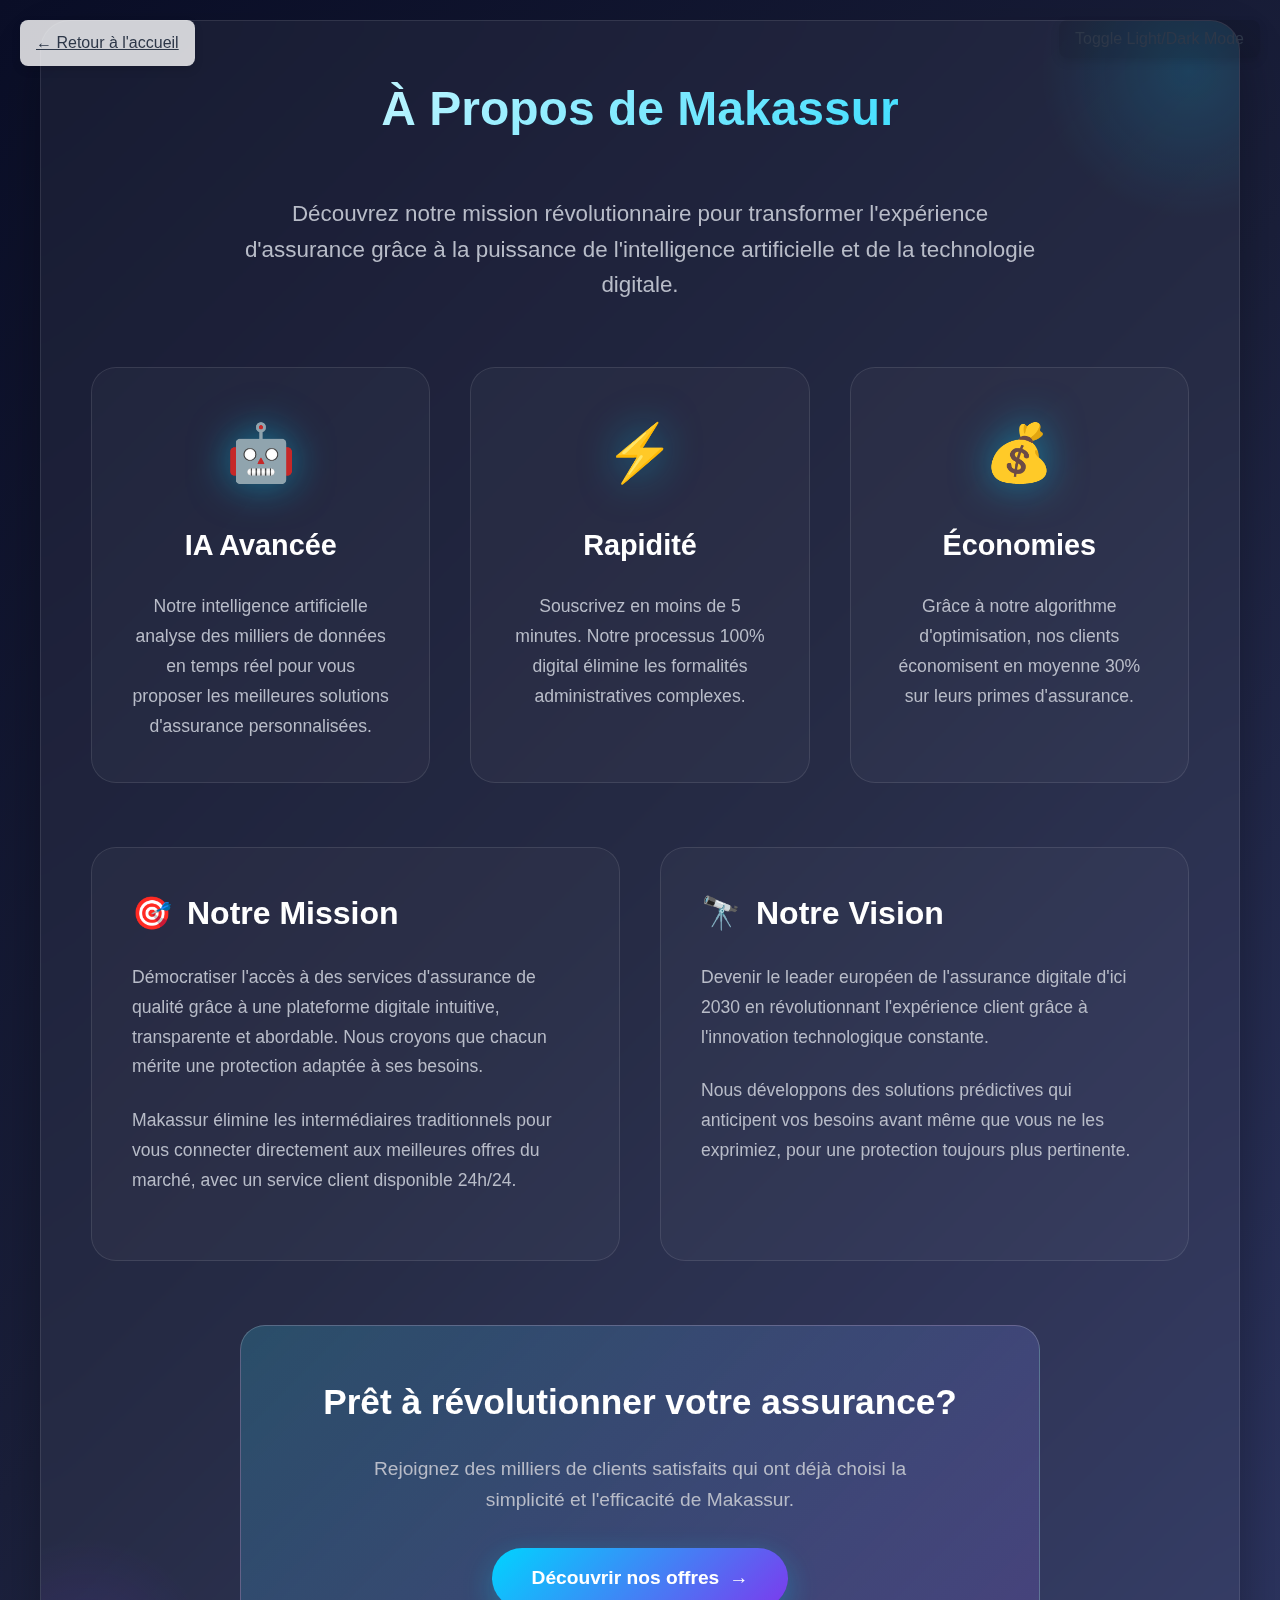
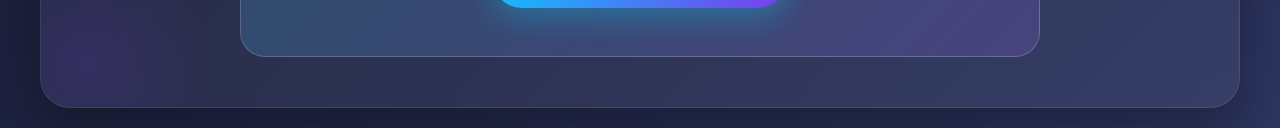
<file: aboutus.html>
<!DOCTYPE html>
<html lang="fr">
<head>
    <meta charset="UTF-8">
    <meta name="viewport" content="width=device-width, initial-scale=1.0">
    <title>Makassur - À Propos</title>
    <style>
        * {
            margin: 0;
            padding: 0;
            box-sizing: border-box;
        }

        body {
            font-family: 'Inter', 'Segoe UI', Tahoma, Geneva, Verdana, sans-serif;
            background: linear-gradient(135deg, #0A0E27 0%, #1A1F3A 50%, #2D3561 100%);
            color: #E8E9F3;
            line-height: 1.6;
            overflow-x: hidden;
            padding: 20px;
            display: flex;
            justify-content: center;
            align-items: center;
            min-height: 100vh;
        }

        .container {
            max-width: 1200px;
            width: 100%;
        }

        .about-section {
            background: rgba(255, 255, 255, 0.05);
            backdrop-filter: blur(20px);
            border: 1px solid rgba(255, 255, 255, 0.1);
            border-radius: 30px;
            overflow: hidden;
            box-shadow: 0 25px 50px rgba(0, 0, 0, 0.3);
            padding: 50px;
            position: relative;
        }

        .about-section::before {
            content: '';
            position: absolute;
            top: -100px;
            right: -100px;
            width: 300px;
            height: 300px;
            border-radius: 50%;
            background: radial-gradient(circle, rgba(0, 212, 255, 0.15) 0%, transparent 70%);
            z-index: 0;
        }

        .about-section::after {
            content: '';
            position: absolute;
            bottom: -80px;
            left: -80px;
            width: 250px;
            height: 250px;
            border-radius: 50%;
            background: radial-gradient(circle, rgba(124, 58, 237, 0.15) 0%, transparent 70%);
            z-index: 0;
        }

        .section-title {
            text-align: center;
            font-size: 3rem;
            font-weight: 800;
            background: linear-gradient(135deg, #FFFFFF 0%, #00D4FF 100%);
            -webkit-background-clip: text;
            -webkit-text-fill-color: transparent;
            background-clip: text;
            margin-bottom: 3rem;
            position: relative;
            z-index: 1;
        }

        .section-subtitle {
            text-align: center;
            font-size: 1.4rem;
            color: #B8BCC8;
            max-width: 800px;
            margin: 0 auto 4rem;
            position: relative;
            z-index: 1;
        }

        .about-grid {
            display: grid;
            grid-template-columns: repeat(auto-fit, minmax(300px, 1fr));
            gap: 2.5rem;
            margin-bottom: 4rem;
            position: relative;
            z-index: 1;
        }

        .about-card {
            background: rgba(255, 255, 255, 0.03);
            border: 1px solid rgba(255, 255, 255, 0.1);
            border-radius: 25px;
            padding: 2.5rem;
            text-align: center;
            transition: all 0.4s ease;
            position: relative;
            overflow: hidden;
        }

        .about-card::before {
            content: '';
            position: absolute;
            top: 0;
            left: 0;
            right: 0;
            bottom: 0;
            background: linear-gradient(135deg, transparent 0%, rgba(0, 212, 255, 0.08) 100%);
            opacity: 0;
            transition: opacity 0.4s ease;
            z-index: -1;
        }

        .about-card:hover::before {
            opacity: 1;
        }

        .about-card:hover {
            transform: translateY(-10px);
            border-color: rgba(0, 212, 255, 0.5);
            box-shadow: 0 15px 30px rgba(0, 212, 255, 0.2);
        }

        .card-icon {
            font-size: 3.5rem;
            margin-bottom: 1.5rem;
            filter: drop-shadow(0 0 20px rgba(0, 212, 255, 0.5));
        }

        .about-card h3 {
            font-size: 1.8rem;
            color: #FFFFFF;
            margin-bottom: 1.5rem;
            font-weight: 700;
        }

        .about-card p {
            color: #B8BCC8;
            font-size: 1.1rem;
            line-height: 1.7;
        }

        .mission-vision {
            display: flex;
            flex-wrap: wrap;
            gap: 2.5rem;
            margin-bottom: 4rem;
            position: relative;
            z-index: 1;
        }

        .mission, .vision {
            flex: 1;
            min-width: 300px;
            background: rgba(255, 255, 255, 0.03);
            border: 1px solid rgba(255, 255, 255, 0.1);
            border-radius: 25px;
            padding: 2.5rem;
            transition: all 0.4s ease;
        }

        .mission:hover, .vision:hover {
            border-color: rgba(124, 58, 237, 0.5);
            box-shadow: 0 15px 30px rgba(124, 58, 237, 0.2);
        }

        .mission h3, .vision h3 {
            font-size: 2rem;
            color: #FFFFFF;
            margin-bottom: 1.5rem;
            font-weight: 700;
            display: flex;
            align-items: center;
            gap: 15px;
        }

        .mission h3::before {
            content: '🎯';
            font-size: 2rem;
        }

        .vision h3::before {
            content: '🔭';
            font-size: 2rem;
        }

        .mission p, .vision p {
            color: #B8BCC8;
            font-size: 1.1rem;
            line-height: 1.7;
            margin-bottom: 1.5rem;
        }

        .team-section {
            position: relative;
            z-index: 1;
            margin-bottom: 4rem;
        }

        .team-grid {
            display: grid;
            grid-template-columns: repeat(auto-fit, minmax(250px, 1fr));
            gap: 2rem;
        }

        .team-member {
            background: rgba(255, 255, 255, 0.03);
            border: 1px solid rgba(255, 255, 255, 0.1);
            border-radius: 25px;
            padding: 2rem;
            text-align: center;
            transition: all 0.4s ease;
        }

        .team-member:hover {
            transform: translateY(-10px);
            border-color: rgba(0, 212, 255, 0.5);
            box-shadow: 0 15px 30px rgba(0, 212, 255, 0.2);
        }

        .member-photo {
            width: 120px;
            height: 120px;
            border-radius: 50%;
            margin: 0 auto 1.5rem;
            background: linear-gradient(135deg, #00D4FF 0%, #7C3AED 100%);
            display: flex;
            align-items: center;
            justify-content: center;
            font-size: 3rem;
            color: white;
        }

        .team-member h3 {
            font-size: 1.5rem;
            color: #FFFFFF;
            margin-bottom: 0.5rem;
            font-weight: 700;
        }

        .team-member .role {
            color: #00D4FF;
            font-size: 1.1rem;
            margin-bottom: 1rem;
            font-weight: 600;
        }

        .team-member p {
            color: #B8BCC8;
            font-size: 1rem;
            line-height: 1.6;
        }

        .cta-box {
            background: linear-gradient(135deg, rgba(0, 212, 255, 0.15) 0%, rgba(124, 58, 237, 0.15) 100%);
            border: 1px solid rgba(255, 255, 255, 0.2);
            border-radius: 25px;
            padding: 3rem;
            text-align: center;
            position: relative;
            z-index: 1;
            max-width: 800px;
            margin: 0 auto;
            backdrop-filter: blur(10px);
        }

        .cta-box h3 {
            font-size: 2.2rem;
            color: #FFFFFF;
            margin-bottom: 1.5rem;
            font-weight: 700;
        }

        .cta-box p {
            color: #B8BCC8;
            font-size: 1.2rem;
            margin-bottom: 2rem;
            max-width: 600px;
            margin-left: auto;
            margin-right: auto;
        }

        .cta-button {
            background: linear-gradient(135deg, #00D4FF 0%, #7C3AED 100%);
            color: white;
            border: none;
            padding: 1.2rem 2.5rem;
            border-radius: 50px;
            font-size: 1.2rem;
            font-weight: 700;
            cursor: pointer;
            transition: all 0.3s ease;
            box-shadow: 0 10px 30px rgba(0, 212, 255, 0.3);
            display: inline-flex;
            align-items: center;
            gap: 10px;
        }

        .cta-button:hover {
            transform: translateY(-3px);
            box-shadow: 0 15px 40px rgba(0, 212, 255, 0.4);
        }

        /* Animation */
        @keyframes float {
            0%, 100% { 
                transform: translateY(0px) rotate(0deg); 
            }
            50% { 
                transform: translateY(-15px) rotate(3deg); 
            }
        }

        .floating {
            animation: float 8s ease-in-out infinite;
        }

        /* Responsive */
        @media (max-width: 768px) {
            .about-section {
                padding: 30px 20px;
            }
            
            .section-title {
                font-size: 2.2rem;
            }
            
            .section-subtitle {
                font-size: 1.2rem;
                margin-bottom: 2.5rem;
            }
            
            .mission-vision {
                flex-direction: column;
            }
            
            .cta-box {
                padding: 2rem;
            }
            
            .cta-box h3 {
                font-size: 1.8rem;
            }
        }
        .nav-button {
    position: fixed;
    top: 20px;
    left: 20px;
    background: rgba(255, 255, 255, 0.8);
    color: #2d3748;
    border: none;
    padding: 10px 16px;
    font-size: 1rem;
    border-radius: 8px;
    cursor: pointer;
    z-index: 9999;
    box-shadow: 0 4px 10px rgba(0, 0, 0, 0.1);
}

.mode-toggle {
    position: fixed;
    top: 20px;
    right: 20px;
    background: rgba(0, 0, 0, 0.1);
    color: #2d3748;
    border: none;
    padding: 10px 16px;
    font-size: 1rem;
    border-radius: 8px;
    cursor: pointer;
    z-index: 9999;
    box-shadow: 0 4px 10px rgba(0, 0, 0, 0.1);
}
    </style>
</head>
<body>
    <!-- Back to Landing Page Button -->
<a href="index.html" class="nav-button">← Retour à l'accueil</a>

<!-- Dark/Light Mode Toggle Button -->
<button id="toggleModeBtn" class="mode-toggle">Toggle Light/Dark Mode</button>
    <div class="container">
        <section class="about-section" id="about">
            <h2 class="section-title">À Propos de Makassur</h2>
            <p class="section-subtitle">Découvrez notre mission révolutionnaire pour transformer l'expérience d'assurance grâce à la puissance de l'intelligence artificielle et de la technologie digitale.</p>
            
            <div class="about-grid">
                <div class="about-card floating">
                    <div class="card-icon">🤖</div>
                    <h3>IA Avancée</h3>
                    <p>Notre intelligence artificielle analyse des milliers de données en temps réel pour vous proposer les meilleures solutions d'assurance personnalisées.</p>
                </div>
                
                <div class="about-card floating" style="animation-delay: 0.5s;">
                    <div class="card-icon">⚡</div>
                    <h3>Rapidité</h3>
                    <p>Souscrivez en moins de 5 minutes. Notre processus 100% digital élimine les formalités administratives complexes.</p>
                </div>
                
                <div class="about-card floating" style="animation-delay: 1s;">
                    <div class="card-icon">💰</div>
                    <h3>Économies</h3>
                    <p>Grâce à notre algorithme d'optimisation, nos clients économisent en moyenne 30% sur leurs primes d'assurance.</p>
                </div>
            </div>
            
            <div class="mission-vision">
                <div class="mission">
                    <h3>Notre Mission</h3>
                    <p>Démocratiser l'accès à des services d'assurance de qualité grâce à une plateforme digitale intuitive, transparente et abordable. Nous croyons que chacun mérite une protection adaptée à ses besoins.</p>
                    <p>Makassur élimine les intermédiaires traditionnels pour vous connecter directement aux meilleures offres du marché, avec un service client disponible 24h/24.</p>
                </div>
                
                <div class="vision">
                    <h3>Notre Vision</h3>
                    <p>Devenir le leader européen de l'assurance digitale d'ici 2030 en révolutionnant l'expérience client grâce à l'innovation technologique constante.</p>
                    <p>Nous développons des solutions prédictives qui anticipent vos besoins avant même que vous ne les exprimiez, pour une protection toujours plus pertinente.</p>
                </div>
            </div>

            
            <div class="cta-box">
                <h3>Prêt à révolutionner votre assurance?</h3>
                <p>Rejoignez des milliers de clients satisfaits qui ont déjà choisi la simplicité et l'efficacité de Makassur.</p>
                <button class="cta-button">
                    <span>Découvrir nos offres</span>
                    <span>→</span>
                </button>
            </div>
        </section>
    </div>
    <script>
    document.getElementById("toggleModeBtn").addEventListener("click", function () {
        // Check current page URL
        const currentPage = window.location.pathname.split('/').pop();

        if (currentPage === "aboutus.html") {
            // Go to light mode version
            window.location.href = "aboutuswhite.html";
        } else if (currentPage === "aboutuswhite.html") {
            // Go to dark mode version
            window.location.href = "aboutus.html";
        }
    });
</script>
</body>
</html>
</file>
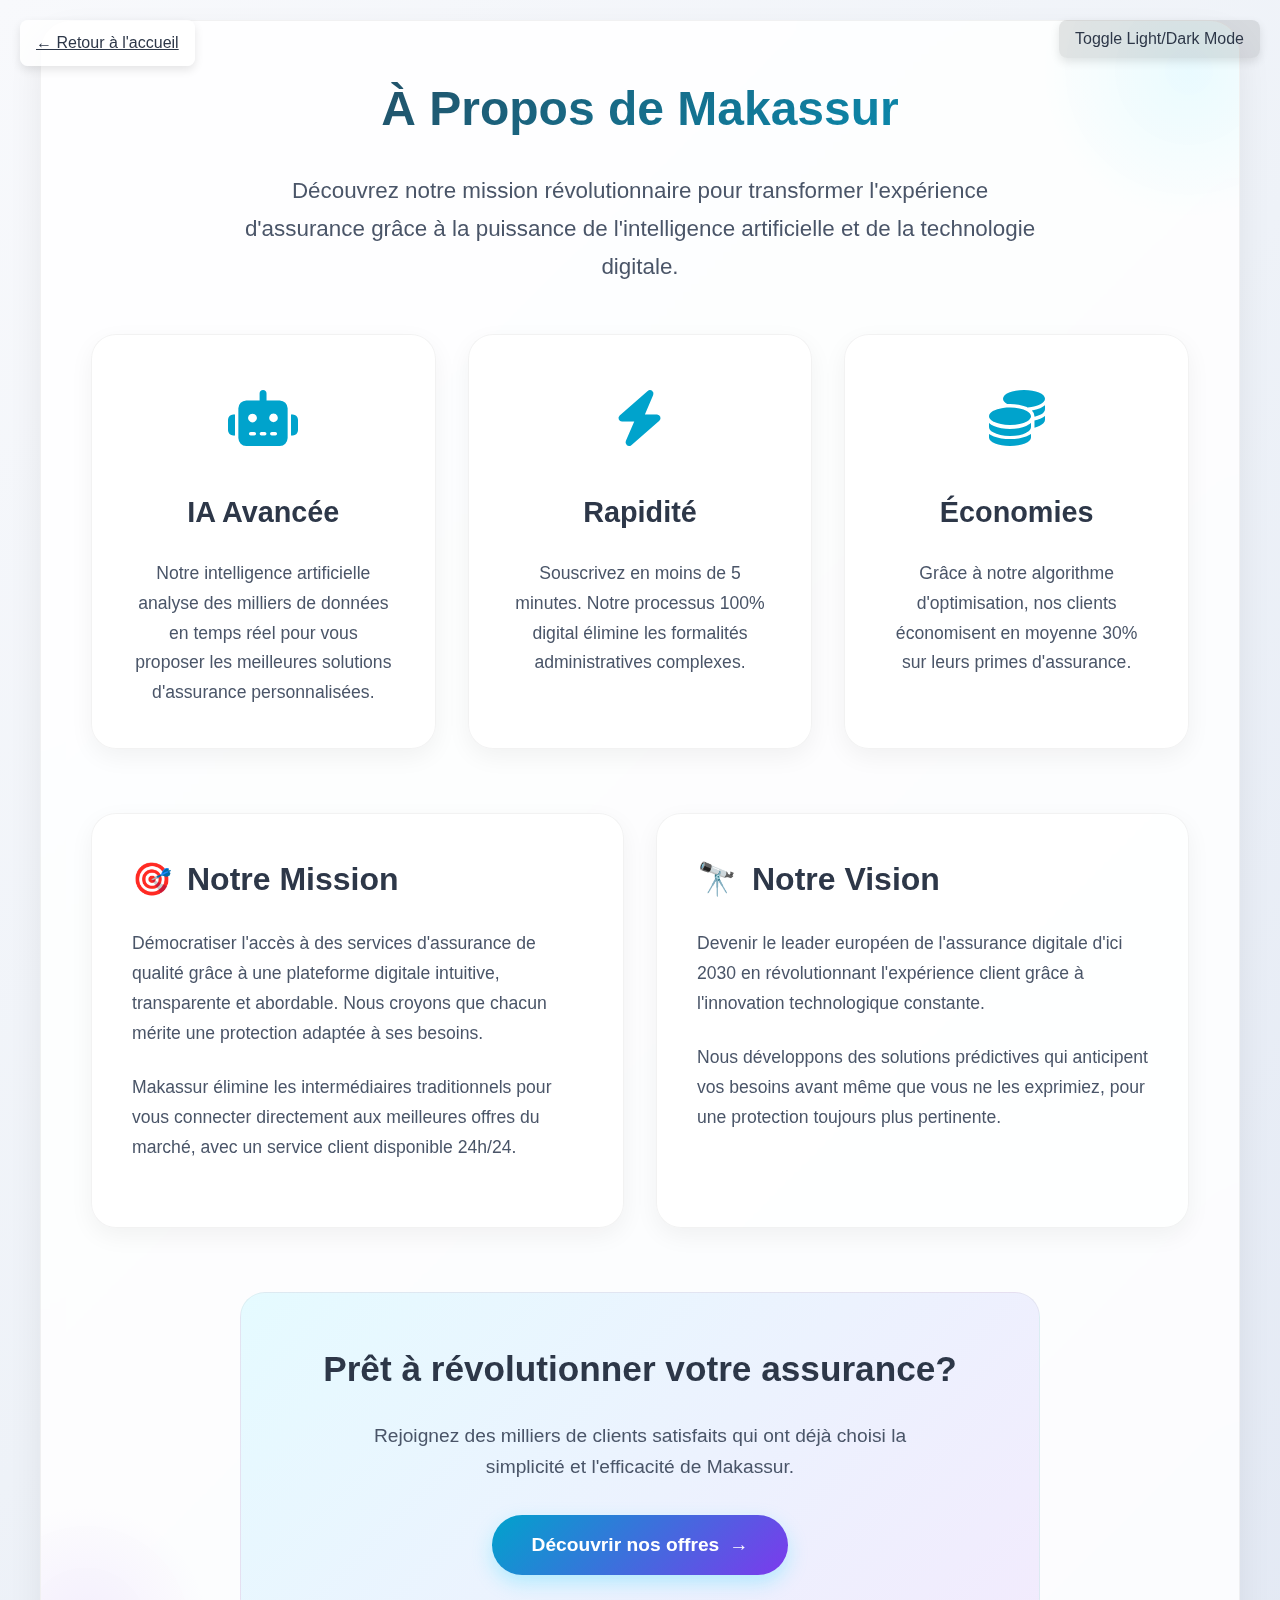
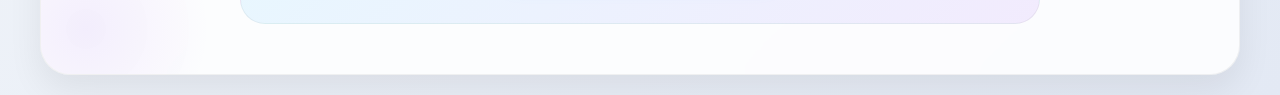
<file: aboutuswhite.html>
<!DOCTYPE html>
<html lang="fr">
<head>
    <meta charset="UTF-8">
    <meta name="viewport" content="width=device-width, initial-scale=1.0">
    <title>Makassur - À Propos</title>
    <link rel="stylesheet" href="https://cdnjs.cloudflare.com/ajax/libs/font-awesome/6.4.0/css/all.min.css">
    <style>
        * {
            margin: 0;
            padding: 0;
            box-sizing: border-box;
        }

        body {
            font-family: 'Segoe UI', Tahoma, Geneva, Verdana, sans-serif;
            background: linear-gradient(135deg, #f8f9fc 0%, #eef2f8 50%, #e3e9f4 100%);
            color: #2d3748;
            line-height: 1.6;
            overflow-x: hidden;
            padding: 20px;
            display: flex;
            justify-content: center;
            align-items: center;
            min-height: 100vh;
        }

        .container {
            max-width: 1200px;
            width: 100%;
        }

        .about-section {
            background: rgba(255, 255, 255, 0.85);
            backdrop-filter: blur(10px);
            border: 1px solid rgba(0, 0, 0, 0.05);
            border-radius: 30px;
            overflow: hidden;
            box-shadow: 0 15px 35px rgba(0, 0, 0, 0.07);
            padding: 50px;
            position: relative;
        }

        .about-section::before {
            content: '';
            position: absolute;
            top: -100px;
            right: -100px;
            width: 300px;
            height: 300px;
            border-radius: 50%;
            background: radial-gradient(circle, rgba(0, 212, 255, 0.08) 0%, transparent 70%);
            z-index: 0;
        }

        .about-section::after {
            content: '';
            position: absolute;
            bottom: -80px;
            left: -80px;
            width: 250px;
            height: 250px;
            border-radius: 50%;
            background: radial-gradient(circle, rgba(124, 58, 237, 0.08) 0%, transparent 70%);
            z-index: 0;
        }

        .section-title {
            text-align: center;
            font-size: 3rem;
            font-weight: 800;
            background: linear-gradient(135deg, #2d3748 0%, #00a3cc 100%);
            -webkit-background-clip: text;
            -webkit-text-fill-color: transparent;
            background-clip: text;
            margin-bottom: 1.5rem;
            position: relative;
            z-index: 1;
        }

        .section-subtitle {
            text-align: center;
            font-size: 1.4rem;
            color: #4a5568;
            max-width: 800px;
            margin: 0 auto 3rem;
            position: relative;
            z-index: 1;
            line-height: 1.7;
        }

        .about-grid {
            display: grid;
            grid-template-columns: repeat(auto-fit, minmax(300px, 1fr));
            gap: 2rem;
            margin-bottom: 4rem;
            position: relative;
            z-index: 1;
        }

        .about-card {
            background: rgba(255, 255, 255, 0.7);
            border: 1px solid rgba(0, 0, 0, 0.05);
            border-radius: 25px;
            padding: 2.5rem;
            text-align: center;
            transition: all 0.4s ease;
            position: relative;
            overflow: hidden;
            box-shadow: 0 8px 25px rgba(0, 0, 0, 0.05);
        }

        .about-card::before {
            content: '';
            position: absolute;
            top: 0;
            left: 0;
            right: 0;
            bottom: 0;
            background: linear-gradient(135deg, transparent 0%, rgba(0, 212, 255, 0.05) 100%);
            opacity: 0;
            transition: opacity 0.4s ease;
            z-index: -1;
        }

        .about-card:hover::before {
            opacity: 1;
        }

        .about-card:hover {
            transform: translateY(-10px);
            border-color: rgba(0, 212, 255, 0.3);
            box-shadow: 0 15px 35px rgba(0, 212, 255, 0.15);
        }

        .card-icon {
            font-size: 3.5rem;
            margin-bottom: 1.5rem;
            color: #00a3cc;
        }

        .about-card h3 {
            font-size: 1.8rem;
            color: #2d3748;
            margin-bottom: 1.5rem;
            font-weight: 700;
        }

        .about-card p {
            color: #4a5568;
            font-size: 1.1rem;
            line-height: 1.7;
        }

        .mission-vision {
            display: flex;
            flex-wrap: wrap;
            gap: 2rem;
            margin-bottom: 4rem;
            position: relative;
            z-index: 1;
        }

        .mission, .vision {
            flex: 1;
            min-width: 300px;
            background: rgba(255, 255, 255, 0.7);
            border: 1px solid rgba(0, 0, 0, 0.05);
            border-radius: 25px;
            padding: 2.5rem;
            transition: all 0.4s ease;
            box-shadow: 0 8px 25px rgba(0, 0, 0, 0.05);
        }

        .mission:hover, .vision:hover {
            border-color: rgba(124, 58, 237, 0.3);
            box-shadow: 0 15px 35px rgba(124, 58, 237, 0.15);
        }

        .mission h3, .vision h3 {
            font-size: 2rem;
            color: #2d3748;
            margin-bottom: 1.5rem;
            font-weight: 700;
            display: flex;
            align-items: center;
            gap: 15px;
        }

        .mission h3::before {
            content: '🎯';
            font-size: 2rem;
            color: #00a3cc;
        }

        .vision h3::before {
            content: '🔭';
            font-size: 2rem;
            color: #7C3AED;
        }

        .mission p, .vision p {
            color: #4a5568;
            font-size: 1.1rem;
            line-height: 1.7;
            margin-bottom: 1.5rem;
        }

        .team-section {
            position: relative;
            z-index: 1;
            margin-bottom: 4rem;
        }
        
        .team-grid {
            display: grid;
            grid-template-columns: repeat(auto-fit, minmax(250px, 1fr));
            gap: 2rem;
        }

        .team-member {
            background: rgba(255, 255, 255, 0.7);
            border: 1px solid rgba(0, 0, 0, 0.05);
            border-radius: 25px;
            padding: 2rem;
            text-align: center;
            transition: all 0.4s ease;
            box-shadow: 0 8px 25px rgba(0, 0, 0, 0.05);
        }

        .team-member:hover {
            transform: translateY(-10px);
            border-color: rgba(0, 212, 255, 0.3);
            box-shadow: 0 15px 35px rgba(0, 212, 255, 0.15);
        }

        .member-photo {
            width: 120px;
            height: 120px;
            border-radius: 50%;
            margin: 0 auto 1.5rem;
            background: linear-gradient(135deg, #00a3cc 0%, #7C3AED 100%);
            display: flex;
            align-items: center;
            justify-content: center;
            font-size: 2.5rem;
            color: white;
        }

        .team-member h3 {
            font-size: 1.5rem;
            color: #2d3748;
            margin-bottom: 0.5rem;
            font-weight: 700;
        }

        .team-member .role {
            color: #00a3cc;
            font-size: 1.1rem;
            margin-bottom: 1rem;
            font-weight: 600;
        }

        .team-member p {
            color: #4a5568;
            font-size: 1rem;
            line-height: 1.6;
        }

        .cta-box {
            background: linear-gradient(135deg, rgba(0, 212, 255, 0.1) 0%, rgba(124, 58, 237, 0.1) 100%);
            border: 1px solid rgba(0, 0, 0, 0.05);
            border-radius: 25px;
            padding: 3rem;
            text-align: center;
            position: relative;
            z-index: 1;
            max-width: 800px;
            margin: 0 auto;
            backdrop-filter: blur(10px);
        }

        .cta-box h3 {
            font-size: 2.2rem;
            color: #2d3748;
            margin-bottom: 1.5rem;
            font-weight: 700;
        }

        .cta-box p {
            color: #4a5568;
            font-size: 1.2rem;
            margin-bottom: 2rem;
            max-width: 600px;
            margin-left: auto;
            margin-right: auto;
        }

        .cta-button {
            background: linear-gradient(135deg, #00a3cc 0%, #7C3AED 100%);
            color: white;
            border: none;
            padding: 1.2rem 2.5rem;
            border-radius: 50px;
            font-size: 1.2rem;
            font-weight: 700;
            cursor: pointer;
            transition: all 0.3s ease;
            box-shadow: 0 8px 20px rgba(0, 212, 255, 0.25);
            display: inline-flex;
            align-items: center;
            gap: 10px;
        }

        .cta-button:hover {
            transform: translateY(-3px);
            box-shadow: 0 12px 30px rgba(0, 212, 255, 0.3);
        }

        /* Animation */
        @keyframes float {
            0%, 100% { 
                transform: translateY(0px) rotate(0deg); 
            }
            50% { 
                transform: translateY(-15px) rotate(3deg); 
            }
        }

        .floating {
            animation: float 8s ease-in-out infinite;
        }

        /* Responsive */
        @media (max-width: 768px) {
            .about-section {
                padding: 30px 20px;
            }
            
            .section-title {
                font-size: 2.2rem;
            }
            
            .section-subtitle {
                font-size: 1.2rem;
                margin-bottom: 2.5rem;
            }
            
            .mission-vision {
                flex-direction: column;
            }
            
            .cta-box {
                padding: 2rem;
            }
            
            .cta-box h3 {
                font-size: 1.8rem;
            }
            
            .about-card, .mission, .vision, .team-member {
                padding: 1.8rem;
            }
        }
        .nav-button {
    position: fixed;
    top: 20px;
    left: 20px;
    background: rgba(255, 255, 255, 0.8);
    color: #2d3748;
    border: none;
    padding: 10px 16px;
    font-size: 1rem;
    border-radius: 8px;
    cursor: pointer;
    z-index: 9999;
    box-shadow: 0 4px 10px rgba(0, 0, 0, 0.1);
}

.mode-toggle {
    position: fixed;
    top: 20px;
    right: 20px;
    background: rgba(0, 0, 0, 0.1);
    color: #2d3748;
    border: none;
    padding: 10px 16px;
    font-size: 1rem;
    border-radius: 8px;
    cursor: pointer;
    z-index: 9999;
    box-shadow: 0 4px 10px rgba(0, 0, 0, 0.1);
}
    </style>
</head>
<body>
    <!-- Back to Landing Page Button -->
<a href="LandingPage.html" class="nav-button">← Retour à l'accueil</a>

<!-- Dark/Light Mode Toggle Button -->
<button id="toggleModeBtn" class="mode-toggle">Toggle Light/Dark Mode</button>
    <div class="container">
        <section class="about-section" id="about">
            <h2 class="section-title">À Propos de Makassur</h2>
            <p class="section-subtitle">Découvrez notre mission révolutionnaire pour transformer l'expérience d'assurance grâce à la puissance de l'intelligence artificielle et de la technologie digitale.</p>
            
            <div class="about-grid">
                <div class="about-card floating">
                    <div class="card-icon"><i class="fas fa-robot"></i></div>
                    <h3>IA Avancée</h3>
                    <p>Notre intelligence artificielle analyse des milliers de données en temps réel pour vous proposer les meilleures solutions d'assurance personnalisées.</p>
                </div>
                
                <div class="about-card floating" style="animation-delay: 0.5s;">
                    <div class="card-icon"><i class="fas fa-bolt"></i></div>
                    <h3>Rapidité</h3>
                    <p>Souscrivez en moins de 5 minutes. Notre processus 100% digital élimine les formalités administratives complexes.</p>
                </div>
                
                <div class="about-card floating" style="animation-delay: 1s;">
                    <div class="card-icon"><i class="fas fa-coins"></i></div>
                    <h3>Économies</h3>
                    <p>Grâce à notre algorithme d'optimisation, nos clients économisent en moyenne 30% sur leurs primes d'assurance.</p>
                </div>
            </div>
            
            <div class="mission-vision">
                <div class="mission">
                    <h3>Notre Mission</h3>
                    <p>Démocratiser l'accès à des services d'assurance de qualité grâce à une plateforme digitale intuitive, transparente et abordable. Nous croyons que chacun mérite une protection adaptée à ses besoins.</p>
                    <p>Makassur élimine les intermédiaires traditionnels pour vous connecter directement aux meilleures offres du marché, avec un service client disponible 24h/24.</p>
                </div>
                
                <div class="vision">
                    <h3>Notre Vision</h3>
                    <p>Devenir le leader européen de l'assurance digitale d'ici 2030 en révolutionnant l'expérience client grâce à l'innovation technologique constante.</p>
                    <p>Nous développons des solutions prédictives qui anticipent vos besoins avant même que vous ne les exprimiez, pour une protection toujours plus pertinente.</p>
                </div>
            </div>

            
            
            <div class="cta-box">
                <h3>Prêt à révolutionner votre assurance?</h3>
                <p>Rejoignez des milliers de clients satisfaits qui ont déjà choisi la simplicité et l'efficacité de Makassur.</p>
                <button class="cta-button">
                    <span>Découvrir nos offres</span>
                    <span>→</span>
                </button>
            </div>
        </section>
    </div>
    <script>
    document.getElementById("toggleModeBtn").addEventListener("click", function () {
        // Check current page URL
        const currentPage = window.location.pathname.split('/').pop();

        if (currentPage === "aboutus.html") {
            // Go to light mode version
            window.location.href = "aboutuswhite.html";
        } else if (currentPage === "aboutuswhite.html") {
            // Go to dark mode version
            window.location.href = "aboutus.html";
        }
    });
</script>
    <script>
        // Animation effect for cards on hover
        document.querySelectorAll('.about-card, .mission, .vision, .team-member').forEach(card => {
            card.addEventListener('mouseenter', () => {
                card.style.zIndex = '10';
            });
            
            card.addEventListener('mouseleave', () => {
                card.style.zIndex = '1';
            });
        });
    </script>
</body>
</html>
</file>
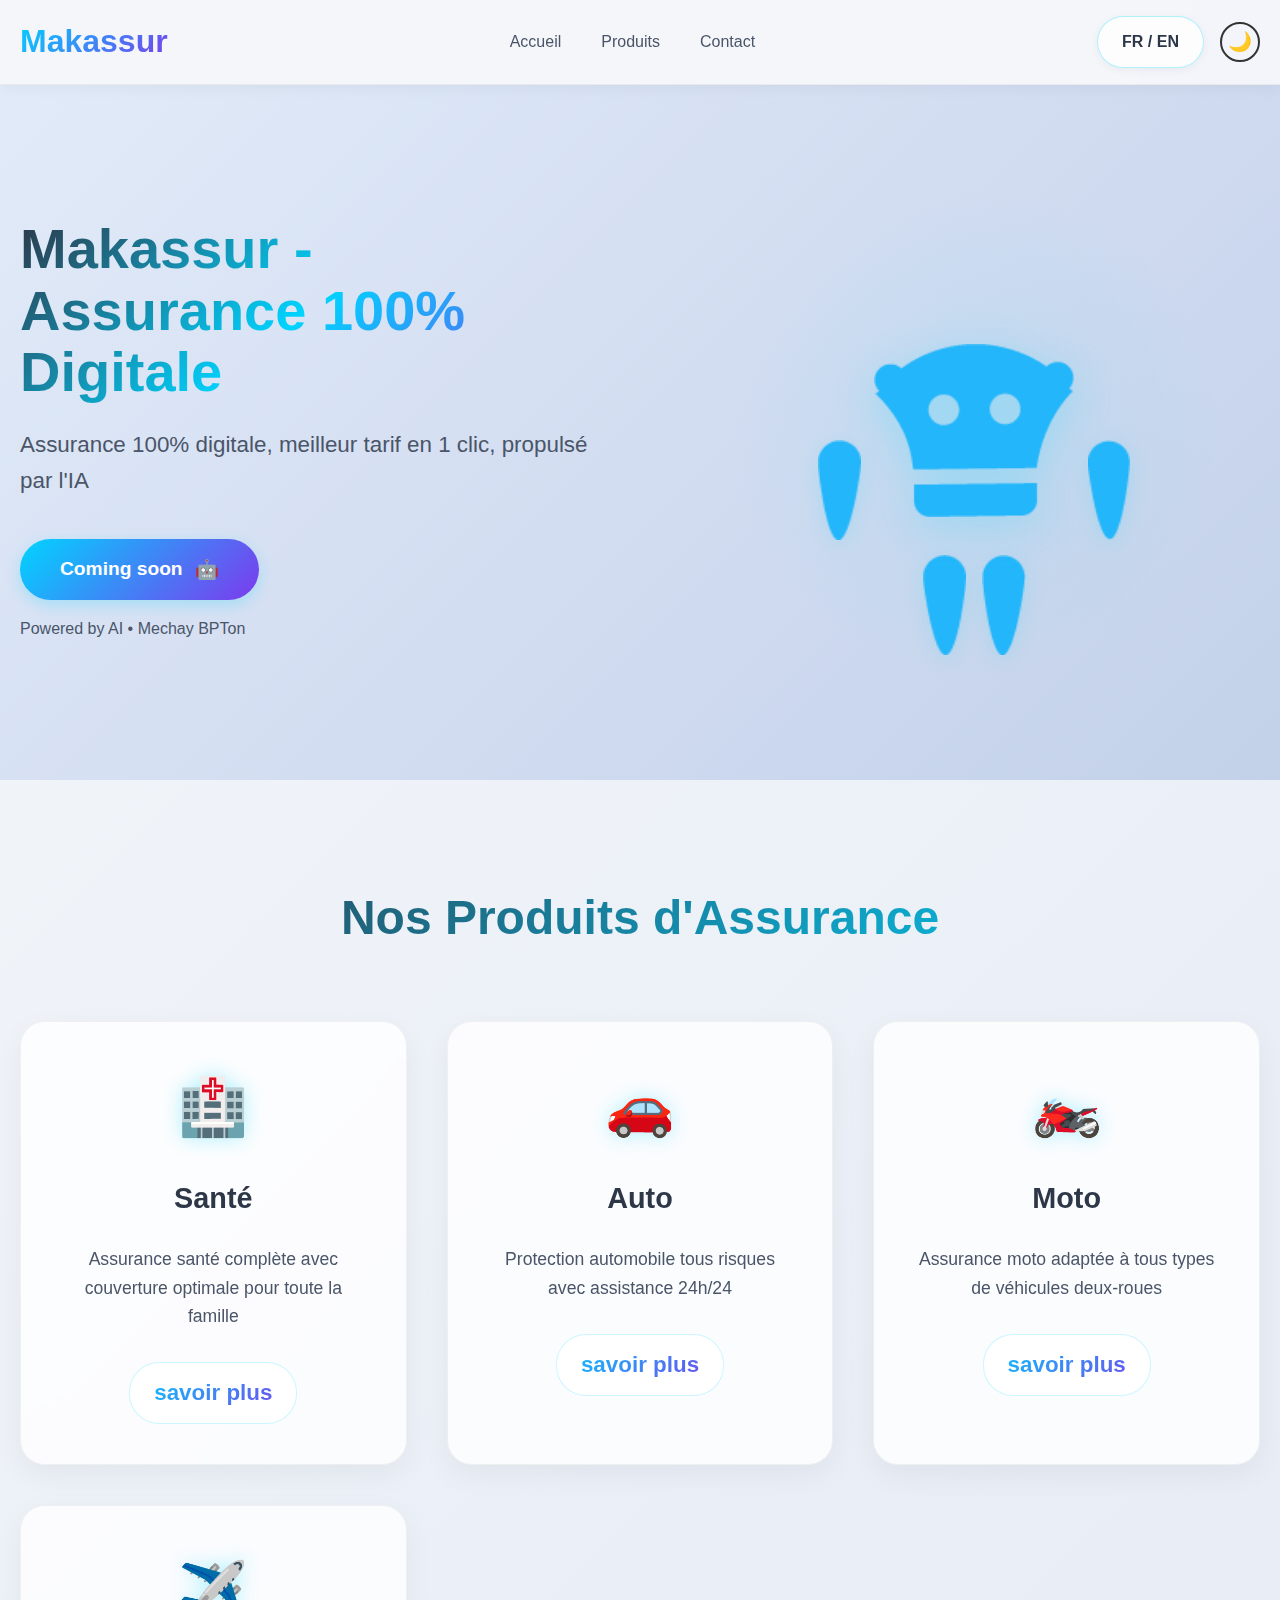
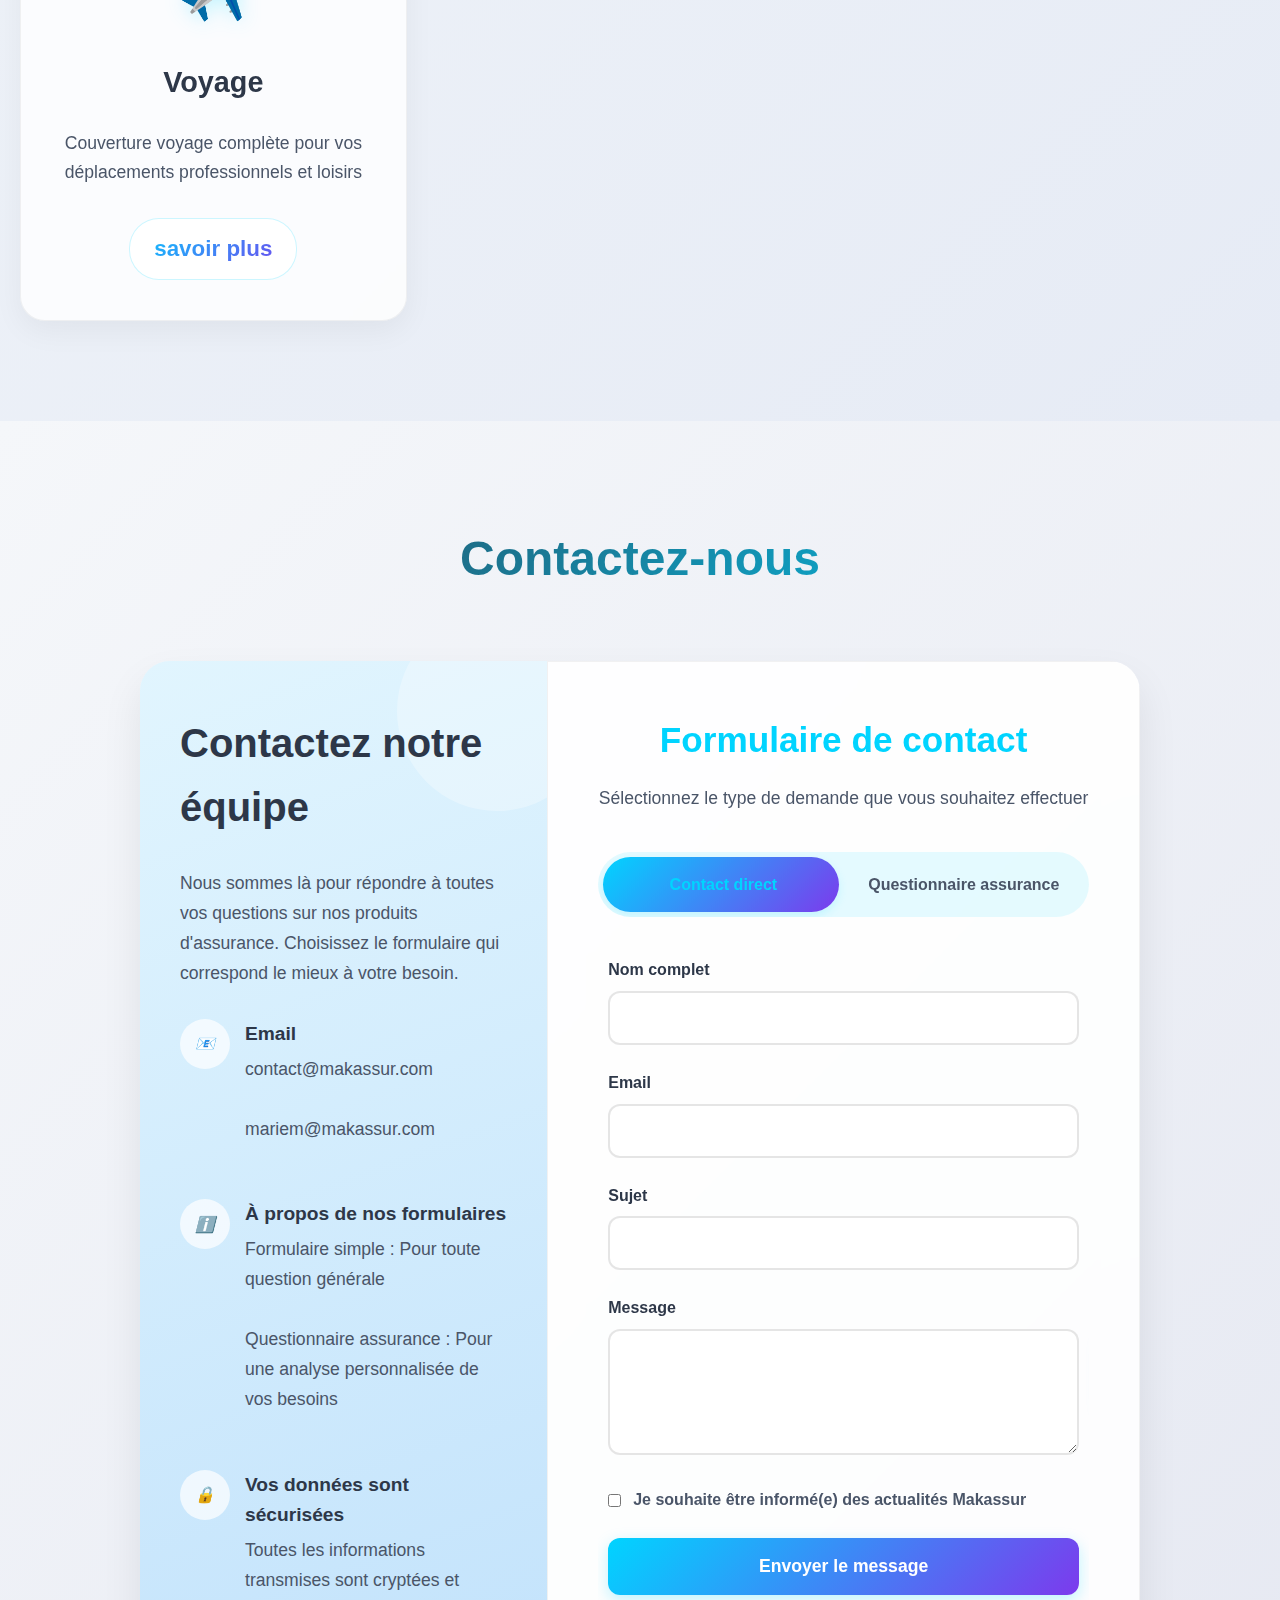
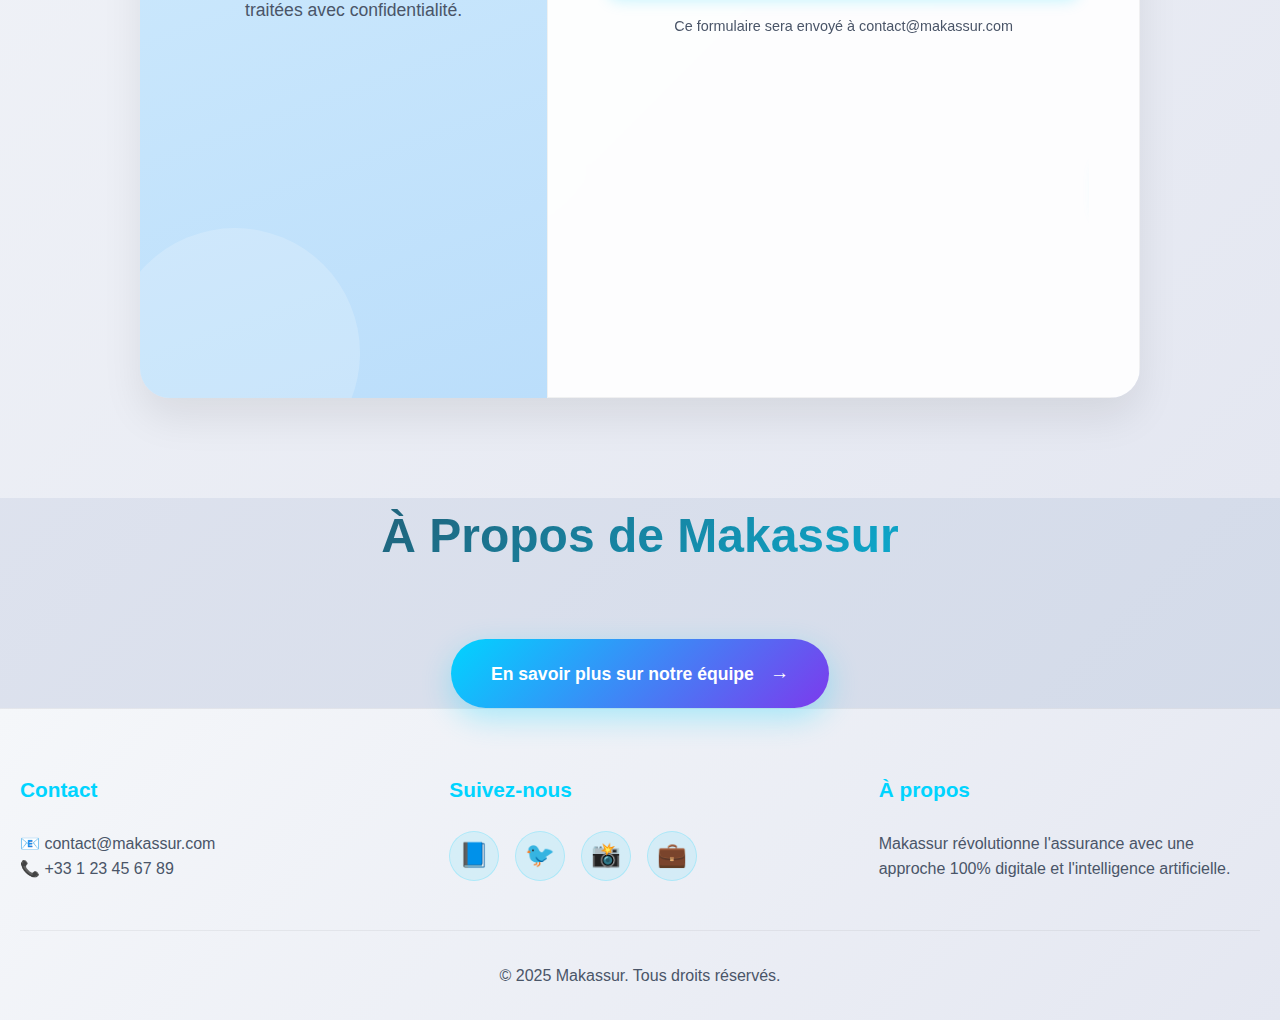
<file: LandingPage.html>
<!DOCTYPE html>
<html lang="fr">
<head>
    <meta charset="UTF-8">
    <meta name="viewport" content="width=device-width, initial-scale=1.0">
    <title>Makassur - Assurance 100% Digitale</title>
    <style>
        * {
            margin: 0;
            padding: 0;
            box-sizing: border-box;
        }

        body {
            font-family: 'Inter', 'Segoe UI', Tahoma, Geneva, Verdana, sans-serif;
            background: linear-gradient(135deg, #f5f7fa 0%, #e4e7f1 50%, #d1d9e8 100%);
            color: #2D3748;
            line-height: 1.6;
            overflow-x: hidden;
        }

        .container {
            max-width: 1400px;
            margin: 0 auto;
            padding: 0 20px;
        }

        /* Header */
        header {
            background: rgba(245, 247, 250, 0.95);
            backdrop-filter: blur(20px);
            padding: 1rem 0;
            position: fixed;
            width: 100%;
            top: 0;
            z-index: 1000;
            border-bottom: 1px solid rgba(0, 0, 0, 0.05);
            box-shadow: 0 2px 15px rgba(0, 0, 0, 0.05);
        }

        .header-content {
            display: flex;
            justify-content: space-between;
            align-items: center;
        }

        .logo {
            font-size: 2rem;
            font-weight: 800;
            background: linear-gradient(135deg, #00D4FF 0%, #7C3AED 100%);
            -webkit-background-clip: text;
            -webkit-text-fill-color: transparent;
            background-clip: text;
        }

        .nav-links {
            display: flex;
            gap: 2.5rem;
            list-style: none;
        }

        .nav-links a {
            text-decoration: none;
            color: #4A5568;
            font-weight: 500;
            transition: all 0.3s ease;
            position: relative;
        }

        .nav-links a:hover {
            color: #00D4FF;
        }

        .nav-links a::after {
            content: '';
            position: absolute;
            bottom: -5px;
            left: 0;
            width: 0;
            height: 2px;
            background: linear-gradient(90deg, #00D4FF, #7C3AED);
            transition: width 0.3s ease;
        }

        .nav-links a:hover::after {
            width: 100%;
        }

        .lang-switch {
            background: rgba(255, 255, 255, 0.7);
            border: 1px solid rgba(0, 212, 255, 0.3);
            padding: 0.75rem 1.5rem;
            border-radius: 30px;
            cursor: pointer;
            font-weight: 600;
            transition: all 0.3s ease;
            color: #2D3748;
            box-shadow: 0 2px 10px rgba(0, 0, 0, 0.05);
        }

        .lang-switch:hover {
            background: rgba(0, 212, 255, 0.1);
            border-color: #00D4FF;
            transform: translateY(-2px);
            box-shadow: 0 5px 15px rgba(0, 212, 255, 0.15);
        }

        /* Hero Section */
        .hero {
            padding: 180px 0 100px;
            background: linear-gradient(135deg, #f5f7fa 0%, #e4e7f1 50%, #d1d9e8 100%);
            position: relative;
            overflow: hidden;
        }

        .hero::before {
            content: '';
            position: absolute;
            top: 0;
            left: 0;
            right: 0;
            bottom: 0;
            background: radial-gradient(circle at 30% 20%, rgba(0, 212, 255, 0.05) 0% ),
                        radial-gradient(circle at 70% 80%, rgba(124, 58, 237, 0.05) 0%);
            pointer-events: none;
        }

        .hero-content {
            display: grid;
            grid-template-columns: 1fr 1fr;
            gap: 6rem;
            align-items: center;
            position: relative;
            z-index: 2;
        }

        .hero-text h1 {
            font-size: 3.5rem;
            font-weight: 900;
            background: linear-gradient(135deg, #2D3748 0%, #00D4FF 50%, #7C3AED 100%);
            -webkit-background-clip: text;
            -webkit-text-fill-color: transparent;
            background-clip: text;
            margin-bottom: 1.5rem;
            line-height: 1.1;
        }

        .hero-text .tagline {
            font-size: 1.4rem;
            color: #4A5568;
            margin-bottom: 2.5rem;
            font-weight: 400;
        }

        .coming-soon {
            background: linear-gradient(135deg, #00D4FF 0%, #7C3AED 100%);
            color: white;
            padding: 1.2rem 2.5rem;
            border-radius: 50px;
            border: none;
            font-size: 1.2rem;
            font-weight: 700;
            cursor: pointer;
            transition: all 0.3s ease;
            display: inline-flex;
            align-items: center;
            gap: 0.75rem;
            box-shadow: 0 5px 15px rgba(0, 212, 255, 0.25);
        }

        .coming-soon:hover {
            transform: translateY(-3px);
            box-shadow: 0 8px 20px rgba(0, 212, 255, 0.35);
        }

        .bot-container {
            position: relative;
            display: flex;
            justify-content: center;
            align-items: center;
            height: 500px;
        }

        .bot {
            width: 400px;
            height: 450px;
            position: relative;
            animation: float 6s ease-in-out infinite;
        }

        @keyframes float {
            0%, 100% { 
                transform: translateY(0px) rotate(0deg); 
            }
            50% { 
                transform: translateY(-20px) rotate(2deg); 
            }
        }

        .robot-assembly {
            position: relative;
            width: 100%;
            height: 100%;
            display: flex;
            flex-direction: column;
            align-items: center;
            justify-content: center;
        }

        .robot-body {
            width: 200px;
            height: 220px;
            background: url('assets/Asset 16.png') no-repeat center center;
            background-size: contain;
            position: relative;
            z-index: 3;
            filter: drop-shadow(0 10px 20px rgba(0, 212, 255, 0.2));
        }

        .robot-arms {
            position: absolute;
            top: 50%;
            left: 50%;
            transform: translate(-50%, -10%);
            width: 350px;
            height: 150px;
            z-index: 2;
        }

        .robot-arm {
            width: 80px;
            height: 100px;
            background-size: contain;
            background-repeat: no-repeat;
            background-position: center;
            position: absolute;
            top: 50%;
            filter: drop-shadow(0 5px 10px rgba(0, 212, 255, 0.15));
        }

        .robot-arm.left {
            left: 0;
            background-image: url('assets/Asset 15.png');
            transform: translateY(-50%);
            animation: armWave 4s ease-in-out infinite;
        }

        .robot-arm.right {
            right: 0;
            background-image: url('assets/Asset 14.png');
            transform: translateY(-50%);
            animation: armWave 4s ease-in-out infinite reverse;
        }

        @keyframes armWave {
            0%, 100% { 
                transform: translateY(-50%) rotate(0deg); 
            }
            50% { 
                transform: translateY(-50%) rotate(15deg); 
            }
        }

        .robot-legs {
            position: absolute;
            bottom: 0;
            left: 50%;
            transform: translateX(-50%);
            width: 150px;
            height: 120px;
            z-index: 1;
        }

        .robot-leg {
            width: 60px;
            height: 100px;
            background-size: contain;
            background-repeat: no-repeat;
            background-position: center;
            position: absolute;
            bottom: 0;
            filter: drop-shadow(0 5px 10px rgba(0, 212, 255, 0.15));
        }

        .robot-leg.left {
            left: 15px;
            background-image: url('assets/Asset 13.png');
            animation: legBob 3s ease-in-out infinite;
        }

        .robot-leg.right {
            right: 15px;
            background-image: url('assets/Asset 12.png');
            animation: legBob 3s ease-in-out infinite reverse;
        }

        @keyframes legBob {
            0%, 100% { 
                transform: translateY(0px); 
            }
            50% { 
                transform: translateY(-5px); 
            }
        }

        /* Glowing effects */
        .bot::before {
            content: '';
            position: absolute;
            top: 50%;
            left: 50%;
            width: 500px;
            height: 500px;
            border-radius: 50%;
            background: radial-gradient(circle, rgba(0, 212, 255, 0.08) 0%, transparent 70%);
            transform: translate(-50%, -50%);
            animation: pulse 4s ease-in-out infinite;
            z-index: 0;
        }

        @keyframes pulse {
            0%, 100% { 
                transform: translate(-50%, -50%) scale(1); 
                opacity: 0.3; 
            }
            50% { 
                transform: translate(-50%, -50%) scale(1.1); 
                opacity: 0.4; 
            }
        }

        /* Insurance Products */
        .insurance-products {
            padding: 100px 0;
            background: linear-gradient(135deg, #f0f4f9 0%, #e6ebf5 100%);
            position: relative;
        }

        .section-title {
            text-align: center;
            font-size: 3rem;
            font-weight: 800;
            background: linear-gradient(135deg, #2D3748 0%, #00D4FF 100%);
            -webkit-background-clip: text;
            -webkit-text-fill-color: transparent;
            background-clip: text;
            margin-bottom: 4rem;
        }

        .products-grid {
            display: grid;
            grid-template-columns: repeat(auto-fit, minmax(300px, 1fr));
            gap: 2.5rem;
            margin-top: 3rem;
        }

        .product-card {
            background: rgba(255, 255, 255, 0.8);
            backdrop-filter: blur(20px);
            border: 1px solid rgba(0, 0, 0, 0.05);
            border-radius: 25px;
            padding: 2.5rem;
            text-align: center;
            transition: all 0.3s ease;
            cursor: pointer;
            position: relative;
            overflow: hidden;
            box-shadow: 0 10px 30px rgba(0, 0, 0, 0.05);
        }
.about-cta {
            text-align: center;
            margin-top: 3rem;
        }

        .about-btn {
            display: inline-flex;
            align-items: center;
            gap: 1rem;
            background: linear-gradient(135deg, #00D4FF 0%, #7C3AED 100%);
            color: white;
            padding: 1.2rem 2.5rem;
            border-radius: 50px;
            text-decoration: none;
            font-size: 1.1rem;
            font-weight: 600;
            transition: all 0.3s ease;
            box-shadow: 0 10px 30px rgba(0, 212, 255, 0.3);
        }

        .about-btn:hover {
            transform: translateY(-3px);
            box-shadow: 0 15px 40px rgba(0, 212, 255, 0.4);
        }

        .about-btn span {
            font-size: 1.2rem;
            transition: transform 0.3s ease;
        }

        .about-btn:hover span {
            transform: translateX(5px);
        }
        .product-card::before {
            content: '';
            position: absolute;
            top: 0;
            left: 0;
            right: 0;
            bottom: 0;
            background: linear-gradient(135deg, transparent 0%, rgba(0, 212, 255, 0.05) 100%);
            opacity: 0;
            transition: opacity 0.3s ease;
        }

        .product-card:hover::before {
            opacity: 1;
        }

        .product-card:hover {
            transform: translateY(-10px);
            border-color: rgba(0, 212, 255);
            box-shadow: 0 50px 60px rgba(0, 212, 255, 0.15);
        }

        .product-icon {
            font-size: 3.5rem;
            margin-bottom: 1.5rem;
            filter: drop-shadow(0 0 10px rgba(0, 212, 255, 0.3));
        }

        .product-card h3 {
            font-size: 1.8rem;
            color: #2D3748;
            margin-bottom: 1.5rem;
            font-weight: 700;
        }

        .product-card p {
            color: #4A5568;
            margin-bottom: 2rem;
            font-size: 1.1rem;
        }

        .product-price {
            font-size: 1.4rem;
            font-weight: 800;
            background: linear-gradient(135deg, #00D4FF 0%, #7C3AED 100%);
            -webkit-background-clip: text;
            -webkit-text-fill-color: transparent;
            background-clip: text;
            border: 1px solid rgba(0, 212, 255, 0.2);
            padding: 0.75rem 1.5rem;
            border-radius: 30px;
            display: inline-block;
            backdrop-filter: blur(10px);
        }

        /* Enhanced Contact Section */
        .contact-section {
            padding: 100px 0;
            background: linear-gradient(135deg, #f5f7fa 0%, #e4e7f1 100%);
        }
        
        .contact-container {
            max-width: 1000px;
            margin: 0 auto;
            display: flex;
            flex-wrap: wrap;
            border-radius: 30px;
            overflow: hidden;
            box-shadow: 0 20px 40px rgba(0, 0, 0, 0.08);
        }
        
        .contact-info {
            flex: 1;
            min-width: 300px;
            background: linear-gradient(160deg, #e1f5fe 0%, #bbdefb 100%);
            color: #2D3748;
            padding: 50px 40px;
            position: relative;
            overflow: hidden;
        }
        
        .contact-info::before {
            content: "";
            position: absolute;
            top: -50px;
            right: -50px;
            width: 200px;
            height: 200px;
            border-radius: 50%;
            background: rgba(255, 255, 255, 0.3);
        }
        
        .contact-info::after {
            content: "";
            position: absolute;
            bottom: -80px;
            left: -30px;
            width: 250px;
            height: 250px;
            border-radius: 50%;
            background: rgba(255, 255, 255, 0.2);
        }
        
        .contact-info h2 {
            font-size: 2.5rem;
            margin-bottom: 30px;
            position: relative;
            z-index: 2;
            color: #2D3748;
        }
        
        .contact-info p {
            font-size: 1.1rem;
            line-height: 1.7;
            margin-bottom: 30px;
            position: relative;
            z-index: 2;
            color: #4A5568;
        }
        
        .contact-details {
            position: relative;
            z-index: 2;
        }
        
        .contact-item {
            display: flex;
            align-items: flex-start;
            margin-bottom: 25px;
        }
        
        .contact-icon {
            background: rgba(255, 255, 255, 0.7);
            width: 50px;
            height: 50px;
            border-radius: 50%;
            display: flex;
            justify-content: center;
            align-items: center;
            margin-right: 15px;
            flex-shrink: 0;
            color: #00D4FF;
        }
        
        .contact-text h3 {
            font-size: 1.2rem;
            margin-bottom: 5px;
            color: #2D3748;
        }
        
        .contact-text p, .contact-text a {
            color: #4A5568;
            text-decoration: none;
            transition: all 0.3s ease;
        }
        
        .contact-text a:hover {
            color: #00D4FF;
        }
        
        .form-container {
            flex: 1.5;
            min-width: 400px;
            padding: 50px;
            background: rgba(255, 255, 255, 0.9);
            backdrop-filter: blur(20px);
            border: 1px solid rgba(0, 0, 0, 0.05);
        }
        
        .form-header {
            text-align: center;
            margin-bottom: 40px;
        }
        
        .form-header h2 {
            color: #00D4FF;
            font-size: 2.2rem;
            margin-bottom: 15px;
        }
        
        .form-header p {
            color: #4A5568;
            font-size: 1.1rem;
        }
        
        .form-toggle {
            display: flex;
            background: rgba(0, 212, 255, 0.1);
            border-radius: 50px;
            padding: 5px;
            margin-bottom: 30px;
            position: relative;
            overflow: hidden;
        }
        
        .toggle-option {
            flex: 1;
            text-align: center;
            padding: 15px;
            cursor: pointer;
            z-index: 2;
            transition: all 0.3s ease;
            border-radius: 50px;
            font-weight: 600;
            color: #4A5568;
        }
        
        .toggle-option.active {
            color: #00D4FF;
        }
        
        .toggle-slider {
            position: absolute;
            top: 5px;
            left: 5px;
            height: calc(100% - 10px);
            width: calc(50% - 10px);
            background: linear-gradient(135deg, #00D4FF 0%, #7C3AED 100%);
            border-radius: 50px;
            box-shadow: 0 4px 10px rgba(0, 212, 255, 0.15);
            transition: all 0.4s cubic-bezier(0.65, 0, 0.35, 1);
            z-index: 1;
        }
        
        .form-content {
            position: relative;
            overflow: hidden;
            height: 1000px;
        }
        
        .contact-form {
            position: absolute;
            width: 100%;
            padding: 10px;
            transition: all 0.5s cubic-bezier(0.65, 0, 0.35, 1);
        }
        
        #simple-form {
            left: 0;
        }
        
        #advanced-form {
            left: 100%;
        }
        
        .advanced-active #simple-form {
            left: -100%;
        }
        
        .advanced-active #advanced-form {
            left: 0;
        }
        
        .form-group {
            margin-bottom: 25px;
        }
        
        label {
            display: block;
            margin-bottom: 8px;
            font-weight: 600;
            color: #2D3748;
        }
        
        input, textarea, select {
            width: 100%;
            padding: 16px 20px;
            border: 2px solid rgba(0, 0, 0, 0.1);
            border-radius: 12px;
            font-size: 1rem;
            transition: all 0.3s ease;
            background: rgba(255, 255, 255, 0.7);
            color: #2D3748;
        }
        
        input:focus, textarea:focus, select:focus {
            outline: none;
            border-color: #00D4FF;
            background: rgba(255, 255, 255, 0.9);
            box-shadow: 0 5px 15px rgba(0, 212, 255, 0.1);
        }
        
        textarea {
            min-height: 120px;
            resize: vertical;
        }
        
        .checkbox-group {
            display: flex;
            align-items: center;
            margin-bottom: 25px;
        }
        
        .checkbox-group input {
            width: auto;
            margin-right: 12px;
        }
        
        .checkbox-group label {
            margin-bottom: 0;
            color: #4A5568;
        }
        
        .submit-btn {
            background: linear-gradient(135deg, #00D4FF 0%, #7C3AED 100%);
            color: white;
            border: none;
            padding: 18px;
            font-size: 1.1rem;
            font-weight: 600;
            border-radius: 12px;
            cursor: pointer;
            width: 100%;
            transition: all 0.3s ease;
            box-shadow: 0 5px 15px rgba(0, 212, 255, 0.25);
        }
        
        .submit-btn:hover {
            transform: translateY(-3px);
            box-shadow: 0 8px 20px rgba(0, 212, 255, 0.3);
        }
        
        .insurance-options {
            display: grid;
            grid-template-columns: repeat(auto-fit, minmax(140px, 1fr));
            gap: 15px;
            margin-bottom: 25px;
        }
        
        .insurance-option {
            border: 2px solid rgba(0, 0, 0, 0.05);
            border-radius: 12px;
            padding: 15px 10px;
            text-align: center;
            cursor: pointer;
            transition: all 0.3s ease;
            background: rgba(255, 255, 255, 0.7);
        }
        
        .insurance-option:hover {
            border-color: #00D4FF;
            background: rgba(0, 212, 255, 0.1);
        }
        
        .insurance-option.selected {
            border-color: #00D4FF;
            background: rgba(0, 212, 255, 0.15);
            box-shadow: 0 5px 15px rgba(0, 212, 255, 0.1);
        }
        
        .insurance-option i {
            font-size: 2rem;
            color: #00D4FF;
            margin-bottom: 10px;
        }
        
        .insurance-option span {
            font-size: 0.95rem;
            font-weight: 600;
            color: #2D3748;
        }
        
        .form-note {
            text-align: center;
            margin-top: 20px;
            font-size: 0.9rem;
            color: #4A5568;
        }

        /* Footer */
        footer {
            background: linear-gradient(135deg, #f5f7fa 0%, #e4e7f1 100%);
            color: #2D3748;
            padding: 4rem 0 2rem;
            border-top: 1px solid rgba(0, 0, 0, 0.05);
        }

        .footer-content {
            display: grid;
            grid-template-columns: repeat(auto-fit, minmax(300px, 1fr));
            gap: 3rem;
            margin-bottom: 3rem;
        }

        .footer-section h3 {
            margin-bottom: 1.5rem;
            color: #00D4FF;
            font-weight: 700;
            font-size: 1.3rem;
        }

        .footer-section p {
            color: #4A5568;
        }

        .footer-section a {
            color: #4A5568;
            text-decoration: none;
            transition: color 0.3s ease;
        }

        .footer-section a:hover {
            color: #00D4FF;
        }

        .social-icons {
            display: flex;
            gap: 1rem;
            margin-top: 1.5rem;
        }

        .social-icon {
            width: 50px;
            height: 50px;
            background: rgba(0, 212, 255, 0.1);
            border: 1px solid rgba(0, 212, 255, 0.2);
            border-radius: 50%;
            display: flex;
            align-items: center;
            justify-content: center;
            text-decoration: none;
            color: #00D4FF;
            font-size: 1.5rem;
            transition: all 0.3s ease;
        }

        .social-icon:hover {
            background: rgba(0, 212, 255, 0.2);
            transform: translateY(-3px);
            box-shadow: 0 5px 15px rgba(0, 212, 255, 0.15);
        }

        .footer-bottom {
            text-align: center;
            padding-top: 2rem;
            border-top: 1px solid rgba(0, 0, 0, 0.05);
            color: #4A5568;
        }

        /* Responsive */
        @media (max-width: 768px) {
            .hero-content {
                grid-template-columns: 1fr;
                text-align: center;
                gap: 3rem;
            }
            .form-content {
                overflow-y: auto;
            }
            .hero-text h1 {
                font-size: 2.5rem;
            }

            .nav-links {
                display: none;
            }

            .products-grid {
                grid-template-columns: 1fr;
            }

            .bot {
                width: 300px;
                height: 350px;
            }

            .robot-body {
                width: 150px;
                height: 170px;
            }

            .robot-arms {
                width: 280px;
                height: 120px;
            }

            .robot-arm {
                width: 60px;
                height: 80px;
            }

            .robot-legs {
                width: 120px;
                height: 100px;
            }

            .robot-leg {
                width: 50px;
                height: 80px;
            }

            .contact-container {
                flex-direction: column;
            }
            
            .contact-info, .form-container {
                min-width: 100%;
            }
            
            .form-content {
                height: auto;
                min-height: 500px;
            }
        }
        .header-controls {
    display: flex;
    align-items: center;
    gap: 1rem;
}

.theme-toggle {
    background: none;
    border: 2px solid #333;
    border-radius: 50%;
    width: 40px;
    height: 40px;
    cursor: pointer;
    display: flex;
    align-items: center;
    justify-content: center;
    font-size: 1.2rem;
    transition: all 0.3s ease;
}

.theme-toggle:hover {
    transform: scale(1.1);
    border-color: #0066cc;
}
    </style>
</head>
<body>
    <!-- Header -->
<header>
    <div class="container">
        <div class="header-content">
            <div class="logo">Makassur</div>
            <nav>
                <ul class="nav-links">
                    <li><a href="#home">Accueil</a></li>
                    <li><a href="#products">Produits</a></li>
                    <li><a href="#contact">Contact</a></li>
                </ul>
            </nav>
            <div class="header-controls">
                <div class="lang-switch" onclick="toggleLanguage()">
                    <span id="current-lang">FR</span> / <span id="alt-lang">EN</span>
                </div>
                <button class="theme-toggle" onclick="toggleTheme()" title="Toggle theme">
                    <span class="theme-icon">🌙</span>
                </button>
            </div>
        </div>
    </div>
</header>

    <!-- Hero Section -->
    <section class="hero" id="home">
        <div class="container">
            <div class="hero-content">
                <div class="hero-text">
                    <h1>Makassur - Assurance 100% Digitale</h1>
                    <p class="tagline">Assurance 100% digitale, meilleur tarif en 1 clic, propulsé par l'IA</p>
                    <button class="coming-soon">
                        <span>Coming soon</span>
                        <span>🤖</span>
                    </button>
                    <p style="margin-top: 1rem; color: #4A5568;">Powered by AI • Mechay BPTon</p>
                </div>
                <div class="bot-container">
                    <div class="bot">
                        <div class="robot-assembly">
                            <div class="robot-body"></div>
                            <div class="robot-arms">
                                <div class="robot-arm left"></div>
                                <div class="robot-arm right"></div>
                            </div>
                            <div class="robot-legs">
                                <div class="robot-leg left"></div>
                                <div class="robot-leg right"></div>
                            </div>
                        </div>
                    </div>
                </div>
            </div>
        </div>
    </section>

    <!-- Insurance Products -->
    <section class="insurance-products" id="products">
        <div class="container">
            <h2 class="section-title">Nos Produits d'Assurance</h2>
            <div class="products-grid">
                <div class="product-card health">
                    <div class="product-icon">🏥</div>
                    <h3>Santé</h3>
                    <p>Assurance santé complète avec couverture optimale pour toute la famille</p>
                    <div class="product-price">savoir plus</div>
                </div>
                <div class="product-card auto">
                    <div class="product-icon">🚗</div>
                    <h3>Auto</h3>
                    <p>Protection automobile tous risques avec assistance 24h/24</p>
                    <div class="product-price">savoir plus</div>
                </div>
                <div class="product-card moto">
                    <div class="product-icon">🏍️</div>
                    <h3>Moto</h3>
                    <p>Assurance moto adaptée à tous types de véhicules deux-roues</p>
                    <div class="product-price">savoir plus</div>
                </div>
                <div class="product-card travel">
                    <div class="product-icon">✈️</div>
                    <h3>Voyage</h3>
                    <p>Couverture voyage complète pour vos déplacements professionnels et loisirs</p>
                    <div class="product-price">savoir plus</div>
                </div>
            </div>
        </div>
    </section>

    <!-- Contact Form -->
    <section class="contact-section" id="contact">
        <div class="container">
            <h2 class="section-title">Contactez-nous</h2>
            
            <div class="contact-container">
                <div class="contact-info">
                    <h2>Contactez notre équipe</h2>
                    <p>Nous sommes là pour répondre à toutes vos questions sur nos produits d'assurance. Choisissez le formulaire qui correspond le mieux à votre besoin.</p>
                    
                    <div class="contact-details">
                        <div class="contact-item">
                            <div class="contact-icon">
                                <i>📧</i>
                            </div>
                            <div class="contact-text">
                                <h3>Email</h3>
                                <p><a href="mailto:contact@makassur.com">contact@makassur.com</a></p>
                                <p><a href="mailto:mariem@makassur.com">mariem@makassur.com</a></p>
                            </div>
                        </div>
                        
                        <div class="contact-item">
                            <div class="contact-icon">
                                <i>ℹ️</i>
                            </div>
                            <div class="contact-text">
                                <h3>À propos de nos formulaires</h3>
                                <p>Formulaire simple : Pour toute question générale</p>
                                <p>Questionnaire assurance : Pour une analyse personnalisée de vos besoins</p>
                            </div>
                        </div>
                        
                        <div class="contact-item">
                            <div class="contact-icon">
                                <i>🔒</i>
                            </div>
                            <div class="contact-text">
                                <h3>Vos données sont sécurisées</h3>
                                <p>Toutes les informations transmises sont cryptées et traitées avec confidentialité.</p>
                            </div>
                        </div>
                    </div>
                </div>
                
                <div class="form-container">
                    <div class="form-header">
                        <h2>Formulaire de contact</h2>
                        <p>Sélectionnez le type de demande que vous souhaitez effectuer</p>
                    </div>
                    
                    <div class="form-toggle">
                        <div class="toggle-option active" onclick="toggleForm('simple')">Contact direct</div>
                        <div class="toggle-option" onclick="toggleForm('advanced')">Questionnaire assurance</div>
                        <div class="toggle-slider"></div>
                    </div>
                    
                    <div class="form-content" id="form-content">
                        <!-- Formulaire simple -->
                        <form class="contact-form" id="simple-form" onsubmit="submitSimpleForm(event)">
                            <div class="form-group">
                                <label for="name">Nom complet</label>
                                <input type="text" id="name" name="name" required>
                            </div>
                            
                            <div class="form-group">
                                <label for="email">Email</label>
                                <input type="email" id="email" name="email" required>
                            </div>
                            
                            <div class="form-group">
                                <label for="subject">Sujet</label>
                                <input type="text" id="subject" name="subject" required>
                            </div>
                            
                            <div class="form-group">
                                <label for="message">Message</label>
                                <textarea id="message" name="message" rows="5" required></textarea>
                            </div>
                            
                            <div class="checkbox-group">
                                <input type="checkbox" id="interest" name="interest">
                                <label for="interest">Je souhaite être informé(e) des actualités Makassur</label>
                            </div>
                            
                            <button type="submit" class="submit-btn">Envoyer le message</button>
                            <p class="form-note">Ce formulaire sera envoyé à contact@makassur.com</p>
                        </form>
                        
                        <!-- Questionnaire assurance -->
                        <form class="contact-form" id="advanced-form" onsubmit="submitAdvancedForm(event)">
                            <div class="form-group">
                                <label for="adv-name">Nom complet</label>
                                <input type="text" id="adv-name" name="name" required>
                            </div>
                            
                            <div class="form-group">
                                <label for="adv-email">Email</label>
                                <input type="email" id="adv-email" name="email" required>
                            </div>
                            
                            <div class="form-group">
                                <label for="adv-phone">Téléphone</label>
                                <input type="tel" id="adv-phone" name="phone" required>
                            </div>
                            
                            <div class="form-group">
                                <label>Type d'assurance recherché</label>
                                <div class="insurance-options">
                                    <div class="insurance-option" onclick="selectOption(this)">
                                        <i>🚗</i>
                                        <span>Auto</span>
                                    </div>
                                    <div class="insurance-option" onclick="selectOption(this)">
                                        <i>🏠</i>
                                        <span>Habitation</span>
                                    </div>
                                    <div class="insurance-option" onclick="selectOption(this)">
                                        <i>❤️</i>
                                        <span>Santé</span>
                                    </div>
                                    <div class="insurance-option" onclick="selectOption(this)">
                                        <i>👨‍👩‍👧‍👦</i>
                                        <span>Vie</span>
                                    </div>
                                    <div class="insurance-option" onclick="selectOption(this)">
                                        <i>💼</i>
                                        <span>Professionnelle</span>
                                    </div>
                                    <div class="insurance-option" onclick="selectOption(this)">
                                        <i>🌐</i>
                                        <span>Autre</span>
                                    </div>
                                </div>
                            </div>
                            
                            <div class="form-group">
                                <label for="adv-needs">Décrivez vos besoins</label>
                                <textarea id="adv-needs" name="needs" rows="5" placeholder="Vos objectifs, budget, situation particulière..." required></textarea>
                            </div>
                           
                            
                            <button type="submit" class="submit-btn">Soumettre le questionnaire</button>
                            <p class="form-note">Ce questionnaire sera envoyé à mariem@makassur.com</p>
                        </form>
                    </div>
                </div>
            </div>
        </div>
    </section>
 <!-- About Section -->
    <section class="about-section" id="about">
        <div class="container">
            <h2 class="section-title">À Propos de Makassur</h2>
          
            <div class="about-cta">
                <a href="aboutuswhite.html" class="about-btn">
                    En savoir plus sur notre équipe
                    <span>→</span>
                </a>
            </div>
        </div>
    </section>
    <!-- Footer -->
    <footer>
        <div class="container">
            <div class="footer-content">
                <div class="footer-section">
                    <h3>Contact</h3>
                    <p>📧 contact@makassur.com</p>
                    <p>📞 +33 1 23 45 67 89</p>
                </div>
                <div class="footer-section">
                    <h3>Suivez-nous</h3>
                    <div class="social-icons">
                        <a href="#" class="social-icon">📘</a>
                        <a href="#" class="social-icon">🐦</a>
                        <a href="#" class="social-icon">📸</a>
                        <a href="#" class="social-icon">💼</a>
                    </div>
                </div>
                <div class="footer-section">
                    <h3>À propos</h3>
                    <p>Makassur révolutionne l'assurance avec une approche 100% digitale et l'intelligence artificielle.</p>
                </div>
            </div>
            <div class="footer-bottom">
                <p>&copy; 2025 Makassur. Tous droits réservés.</p>
            </div>
        </div>
    </footer>

    <script>
        function toggleTheme() {
    // Check current page and navigate to the other one
    if (window.location.pathname.includes('index.html') || window.location.pathname === '/') {
        window.location.href = 'LandingPage.html';
    } else {
        window.location.href = 'index.html';
    }
}
        function toggleLanguage() {
            const currentLang = document.getElementById('current-lang');
            const altLang = document.getElementById('alt-lang');
            
            if (currentLang.textContent === 'FR') {
                currentLang.textContent = 'EN';
                altLang.textContent = 'FR';
                // Add translation logic here
            } else {
                currentLang.textContent = 'FR';
                altLang.textContent = 'EN';
                // Add translation logic here
            }
        }

        // Toggle between forms
        function toggleForm(type) {
            const formContent = document.getElementById('form-content');
            const options = document.querySelectorAll('.toggle-option');
            const slider = document.querySelector('.toggle-slider');
            
            if (type === 'simple') {
                formContent.classList.remove('advanced-active');
                options[0].classList.add('active');
                options[1].classList.remove('active');
                slider.style.transform = 'translateX(0)';
            } else {
                formContent.classList.add('advanced-active');
                options[0].classList.remove('active');
                options[1].classList.add('active');
                slider.style.transform = 'translateX(100%)';
            }
        }
        
        // Select insurance option
        function selectOption(element) {
            // Remove selected class from all options
            const options = document.querySelectorAll('.insurance-option');
            options.forEach(opt => opt.classList.remove('selected'));
            
            // Add selected class to clicked option
            element.classList.add('selected');
        }
        
        // Submit simple form
        function submitSimpleForm(event) {
            event.preventDefault();
            
            // Get form values
            const name = document.getElementById('name').value;
            const email = document.getElementById('email').value;
            const subject = document.getElementById('subject').value;
            const message = document.getElementById('message').value;
            const interest = document.getElementById('interest').checked;
            
            // Create mailto link
            const subjectLine = encodeURIComponent(`Nouveau message: ${subject}`);
            const body = encodeURIComponent(`
Nom: ${name}
Email: ${email}
Message: ${message}
Intéressé par les actualités: ${interest ? 'Oui' : 'Non'}

--- 
Envoyé depuis le formulaire de contact Makassur
            `);
            
            window.location.href = `mailto:contact@makassur.com?subject=${subjectLine}&body=${body}`;
            
            // Show success message
            alert('Votre message a été préparé. Votre client email va s\'ouvrir.');
            
            // Reset form
            event.target.reset();
        }
        
        // Submit advanced form
        function submitAdvancedForm(event) {
            event.preventDefault();
            
            // Get form values
            const name = document.getElementById('adv-name').value;
            const email = document.getElementById('adv-email').value;
            const phone = document.getElementById('adv-phone').value;
            const needs = document.getElementById('adv-needs').value;
            const timeframe = document.getElementById('adv-timeframe').value;
            
            // Get selected insurance type
            let insuranceType = 'Non spécifié';
            const selectedOption = document.querySelector('.insurance-option.selected');
            if (selectedOption) {
                insuranceType = selectedOption.querySelector('span').textContent;
            }
            
            // Create mailto link
            const subject = encodeURIComponent('Demande de devis assurance');
            const body = encodeURIComponent(`
Nom: ${name}
Email: ${email}
Téléphone: ${phone}
Type d'assurance: ${insuranceType}
Délai: ${timeframe}
Besoins: ${needs}

--- 
Envoyé depuis le questionnaire assurance Makassur
            `);
            
            window.location.href = `mailto:mariem@makassur.com?subject=${subject}&body=${body}`;
            
            // Show success message
            alert('Votre questionnaire a été préparé. Votre client email va s\'ouvrir.');
            
            // Reset form
            event.target.reset();
            document.querySelectorAll('.insurance-option').forEach(opt => opt.classList.remove('selected'));
            // Re-select first option
            document.querySelector('.insurance-option').classList.add('selected');
        }
        
        // Initialize the form
        document.addEventListener('DOMContentLoaded', function() {
            // Set first insurance option as selected by default
            document.querySelector('.insurance-option').classList.add('selected');
            
            // Smooth scrolling for navigation links
            document.querySelectorAll('a[href^="#"]').forEach(anchor => {
                anchor.addEventListener('click', function (e) {
                    e.preventDefault();
                    const target = document.querySelector(this.getAttribute('href'));
                    if (target) {
                        target.scrollIntoView({
                            behavior: 'smooth',
                            block: 'start'
                        });
                    }
                });
            });

            // Add product card click handlers
            document.querySelectorAll('.product-card').forEach(card => {
                card.addEventListener('click', function() {
                    const productType = this.querySelector('h3').textContent;
                    alert(`Bientôt disponible: Assurance ${productType}`);
                });
            });
        });
    </script>
</body>
</html>
</file>
